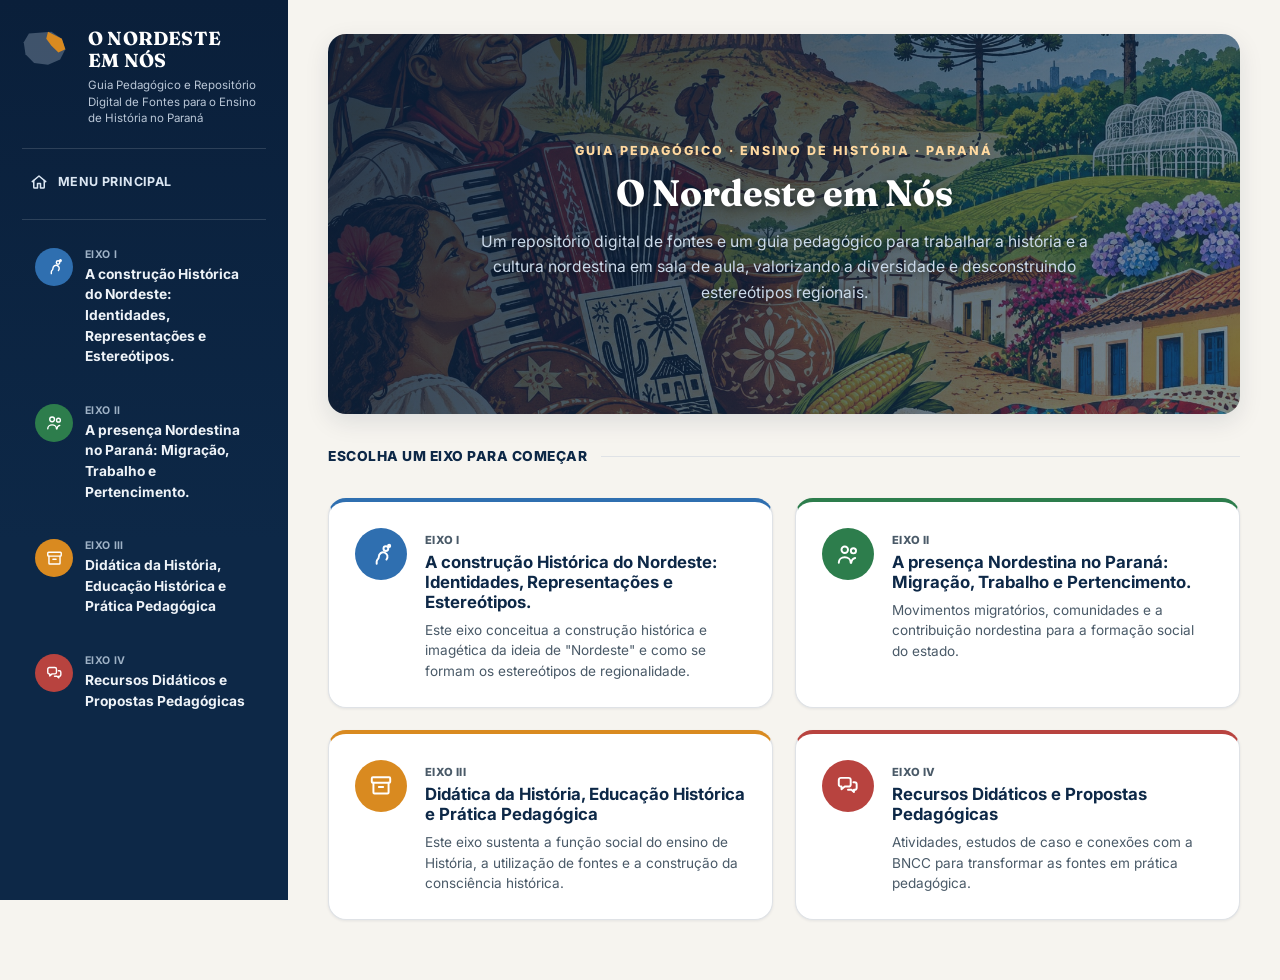
<file: index.html>
<!DOCTYPE html>
<html lang="pt-BR">
<head>
<meta charset="UTF-8">
<meta name="viewport" content="width=device-width, initial-scale=1.0">
<title>O Nordeste em Nós — Guia Pedagógico</title>
<meta name="description" content="Guia Pedagógico e Repositório Digital de Fontes para o Ensino de História no Paraná.">
<link rel="preconnect" href="https://fonts.googleapis.com">
<link href="https://fonts.googleapis.com/css2?family=Fraunces:wght@500;600;700&family=Inter:wght@400;500;600;700;800&display=swap" rel="stylesheet">
<link rel="stylesheet" href="styles.css">
</head>
<body>

<button class="sidebar-toggle" aria-label="Abrir menu de navegação" aria-expanded="false">
  <svg viewBox="0 0 24 24" fill="none" stroke="currentColor" stroke-width="2" stroke-linecap="round"><path d="M4 6h16"/><path d="M4 12h16"/><path d="M4 18h16"/></svg>
</button>
<div class="sidebar-backdrop"></div>

<div class="app">
  <aside class="sidebar">
    <div class="brand">
      <svg class="brand-map" viewBox="0 0 60 46" xmlns="http://www.w3.org/2000/svg" aria-hidden="true">
        <path d="M8 4 L34 2 L46 10 L50 22 L44 34 L30 40 L14 38 L4 28 L2 14 Z" fill="#8ea0b3" opacity="0.4"/>
        <path d="M30 2 L46 10 L50 22 L42 26 L34 18 L28 10 Z" fill="#d98a20"/>
      </svg>
      <div>
        <h1>O NORDESTE<br>EM NÓS</h1>
        <p>Guia Pedagógico e Repositório Digital de Fontes para o Ensino de História no Paraná</p>
      </div>
    </div>
    <hr>
    <a class="menu-link is-active" href="index.html">
      <svg viewBox="0 0 24 24" fill="none" stroke="currentColor" stroke-width="2" stroke-linecap="round" stroke-linejoin="round"><path d="M3 11.5 12 4l9 7.5"/><path d="M5 10v9a1 1 0 0 0 1 1h4v-6h4v6h4a1 1 0 0 0 1-1v-9"/></svg>
      MENU PRINCIPAL
    </a>
    <hr>
    <nav class="axis-nav" aria-label="Eixos do guia">
      <a class="axis-link" data-axis="1" href="eixo1.html">
        <span class="axis-icon"><svg viewBox="0 0 24 24" fill="none" stroke="currentColor" stroke-width="1.8" stroke-linecap="round" stroke-linejoin="round"><path d="M8 21v-2a3 3 0 0 1 1-2.2c.6-.6 1-1.4 1-2.3a4 4 0 1 1 7 2.6"/><circle cx="16.5" cy="7" r="2.2"/><circle cx="19.5" cy="4.5" r="1"/></svg></span>
        <span><span class="axis-label">EIXO I</span><span class="axis-title">A construção Histórica do Nordeste: Identidades, Representações e Estereótipos.</span></span>
      </a>
      <a class="axis-link" data-axis="2" href="eixo2.html">
        <span class="axis-icon"><svg viewBox="0 0 24 24" fill="none" stroke="currentColor" stroke-width="1.8" stroke-linecap="round" stroke-linejoin="round"><circle cx="9" cy="8" r="3"/><path d="M3.5 20c0-3 2.5-5 5.5-5s5.5 2 5.5 5"/><circle cx="17" cy="9" r="2.4"/><path d="M15 20c.2-2.2 1.7-3.8 3.6-4.3"/></svg></span>
        <span><span class="axis-label">EIXO II</span><span class="axis-title">A presença Nordestina no Paraná: Migração, Trabalho e Pertencimento.</span></span>
      </a>
      <a class="axis-link" data-axis="3" href="eixo3.html">
        <span class="axis-icon"><svg viewBox="0 0 24 24" fill="none" stroke="currentColor" stroke-width="1.8" stroke-linecap="round" stroke-linejoin="round"><rect x="3.5" y="4" width="17" height="5" rx="1"/><path d="M5 9v9a1 1 0 0 0 1 1h12a1 1 0 0 0 1-1V9"/><path d="M10 13h4"/></svg></span>
        <span><span class="axis-label">EIXO III</span><span class="axis-title">Didática da História, Educação Histórica e Prática Pedagógica</span></span>
      </a>
      <a class="axis-link" data-axis="4" href="eixo4.html">
        <span class="axis-icon"><svg viewBox="0 0 24 24" fill="none" stroke="currentColor" stroke-width="1.8" stroke-linecap="round" stroke-linejoin="round"><path d="M3.5 6.5A2 2 0 0 1 5.5 4.5h7A2 2 0 0 1 14.5 6.5v4A2 2 0 0 1 12.5 12.5H9l-3 2.5v-2.5h-.5A2 2 0 0 1 3.5 10.5z"/><path d="M17 8.5h1a2 2 0 0 1 2 2v3a2 2 0 0 1-2 2h-.5v2l-2.3-2H12"/></svg></span>
        <span><span class="axis-label">EIXO IV</span><span class="axis-title">Recursos Didáticos e Propostas Pedagógicas</span></span>
      </a>
    </nav>
  </aside>

  <main class="main">
    <section class="home-hero">
      <div class="eyebrow">GUIA PEDAGÓGICO · ENSINO DE HISTÓRIA · PARANÁ</div>
      <h2>O Nordeste em Nós</h2>
      <p>Um repositório digital de fontes e um guia pedagógico para trabalhar a história e a cultura nordestina em sala de aula, valorizando a diversidade e desconstruindo estereótipos regionais.</p>
    </section>

    <div class="section-heading" style="margin-top:34px;">
      <h3>ESCOLHA UM EIXO PARA COMEÇAR</h3>
      <div class="rule"></div>
    </div>

    <div class="home-grid">
      <a class="home-card" data-axis="1" href="eixo1.html">
        <span class="axis-icon" style="background:var(--eixo1);width:52px;height:52px;">
          <svg viewBox="0 0 24 24" fill="none" stroke="currentColor" stroke-width="1.8" stroke-linecap="round" stroke-linejoin="round" style="color:#fff;width:26px;height:26px;"><path d="M8 21v-2a3 3 0 0 1 1-2.2c.6-.6 1-1.4 1-2.3a4 4 0 1 1 7 2.6"/><circle cx="16.5" cy="7" r="2.2"/><circle cx="19.5" cy="4.5" r="1"/></svg>
        </span>
        <div class="home-card-body">
          <span>EIXO I</span>
          <h3>A construção Histórica do Nordeste: Identidades, Representações e Estereótipos.</h3>
          <p>Este eixo conceitua a construção histórica e imagética da ideia de "Nordeste" e como se formam os estereótipos de regionalidade.
          </p>
        </div>
      </a>
      <a class="home-card" data-axis="2" href="eixo2.html">
        <span class="axis-icon" style="background:var(--eixo2);width:52px;height:52px;">
          <svg viewBox="0 0 24 24" fill="none" stroke="currentColor" stroke-width="1.8" stroke-linecap="round" stroke-linejoin="round" style="color:#fff;width:26px;height:26px;"><circle cx="9" cy="8" r="3"/><path d="M3.5 20c0-3 2.5-5 5.5-5s5.5 2 5.5 5"/><circle cx="17" cy="9" r="2.4"/><path d="M15 20c.2-2.2 1.7-3.8 3.6-4.3"/></svg>
        </span>
        <div class="home-card-body">
          <span>EIXO II</span>
          <h3>A presença Nordestina no Paraná: Migração, Trabalho e Pertencimento.</h3>
          <p>Movimentos migratórios, comunidades e a contribuição nordestina para a formação social do estado.</p>
        </div>
      </a>
      <a class="home-card" data-axis="3" href="eixo3.html">
        <span class="axis-icon" style="background:var(--eixo3);width:52px;height:52px;">
          <svg viewBox="0 0 24 24" fill="none" stroke="currentColor" stroke-width="1.8" stroke-linecap="round" stroke-linejoin="round" style="color:#fff;width:26px;height:26px;"><rect x="3.5" y="4" width="17" height="5" rx="1"/><path d="M5 9v9a1 1 0 0 0 1 1h12a1 1 0 0 0 1-1V9"/><path d="M10 13h4"/></svg>
        </span>
        <div class="home-card-body">
          <span>EIXO III</span>
          <h3>Didática da História, Educação Histórica e Prática Pedagógica </h3>
          <p>Este eixo sustenta a função social do ensino de História, a utilização de fontes e a construção da consciência histórica. </p>
        </div>
      </a>
      <a class="home-card" data-axis="4" href="eixo4.html">
        <span class="axis-icon" style="background:var(--eixo4);width:52px;height:52px;">
          <svg viewBox="0 0 24 24" fill="none" stroke="currentColor" stroke-width="1.8" stroke-linecap="round" stroke-linejoin="round" style="color:#fff;width:26px;height:26px;"><path d="M3.5 6.5A2 2 0 0 1 5.5 4.5h7A2 2 0 0 1 14.5 6.5v4A2 2 0 0 1 12.5 12.5H9l-3 2.5v-2.5h-.5A2 2 0 0 1 3.5 10.5z"/><path d="M17 8.5h1a2 2 0 0 1 2 2v3a2 2 0 0 1-2 2h-.5v2l-2.3-2H12"/></svg>
        </span>
        <div class="home-card-body">
          <span>EIXO IV</span>
          <h3>Recursos Didáticos e Propostas Pedagógicas</h3>
          <p>Atividades, estudos de caso e conexões com a BNCC para transformar as fontes em prática pedagógica.</p>
        </div>
      </a>
    </div>
  </main>
</div>

<script src="script.js"></script>
</body>
</html>
</file>
<file: styles.css>
/* =========================================================
   O NORDESTE EM NÓS — Guia Pedagógico
   Design tokens
   ========================================================= */
:root{
  --navy-950:#0a1f3a;
  --navy-900:#0d2847;
  --navy-800:#153a63;
  --navy-700:#1d4d7d;
  --paper:#f6f4ef;
  --paper-2:#ffffff;
  --ink:#132433;
  --ink-soft:#4a5a68;
  --line:#dfe2e6;

  --eixo1:#2f6fb0;   /* azul  - construção histórica */
  --eixo1-bg:#eaf2fb;
  --eixo2:#2d7d4c;   /* verde - presença nordestina */
  --eixo2-bg:#e9f6ee;
  --eixo3:#d98a20;   /* âmbar - repositório digital */
  --eixo3-bg:#fdf1df;
  --eixo4:#b8433f;   /* terracota - diálogos em sala */
  --eixo4-bg:#fbeae9;

  --fund-bg:#fdf6e3;
  --fund-line:#f0dfa8;

  --radius-lg:18px;
  --radius-md:12px;
  --radius-sm:8px;
  --shadow-sm:0 1px 3px rgba(10,31,58,.08);
  --shadow-md:0 8px 24px rgba(10,31,58,.10);

  --font-display:'Fraunces', 'Georgia', serif;
  --font-sans:'Inter', system-ui, sans-serif;

  --sidebar-w:288px;
}

*,*::before,*::after{box-sizing:border-box;}
html{scroll-behavior:smooth;}
body{
  margin:0;
  font-family:var(--font-sans);
  color:var(--ink);
  background:var(--paper);
  -webkit-font-smoothing:antialiased;
}
img{max-width:100%;display:block;}
a{color:inherit;text-decoration:none;}
button{font:inherit;cursor:pointer;}
ul{margin:0;padding:0;list-style:none;}

.visually-hidden{
  position:absolute!important;width:1px;height:1px;overflow:hidden;
  clip:rect(0 0 0 0);white-space:nowrap;
}

/* focus visibility */
a:focus-visible, button:focus-visible{
  outline:3px solid #ffd166;
  outline-offset:2px;
  border-radius:4px;
}

/* =========================================================
   LAYOUT SHELL
   ========================================================= */
.app{
  display:flex;
  min-height:100vh;
}

/* ---------- SIDEBAR ---------- */
.sidebar{
  width:var(--sidebar-w);
  flex-shrink:0;
  background:linear-gradient(180deg,var(--navy-950),var(--navy-900) 60%);
  color:#fff;
  padding:28px 22px 26px;
  position:fixed;
  top:0;left:0;bottom:0;
  overflow-y:auto;
  z-index:40;
  transition:transform .25s ease;
}
.brand{
  display:flex;
  gap:14px;
  align-items:flex-start;
  margin-bottom:22px;
}
.brand-map{
  width:52px;height:40px;flex-shrink:0;margin-top:2px;
}
.brand h1{
  font-family:var(--font-display);
  font-size:1.18rem;
  line-height:1.15;
  margin:0 0 6px;
  letter-spacing:.2px;
}
.brand p{
  margin:0;
  font-size:.72rem;
  line-height:1.4;
  color:#b9c6d6;
}
.sidebar hr{
  border:none;
  border-top:1px solid rgba(255,255,255,.14);
  margin:18px 0 14px;
}
.menu-link{
  display:flex;
  align-items:center;
  gap:10px;
  padding:10px 8px;
  font-size:.78rem;
  font-weight:700;
  letter-spacing:.4px;
  color:#dbe6f2;
  border-radius:var(--radius-sm);
  margin-bottom:6px;
}
.menu-link:hover{background:rgba(255,255,255,.06);}
.menu-link svg{width:18px;height:18px;flex-shrink:0;}

.axis-nav{
  display:flex;
  flex-direction:column;
  gap:10px;
  margin-top:6px;
}
.axis-link{
  display:flex;
  align-items:flex-start;
  gap:12px;
  padding:13px 12px;
  border-radius:var(--radius-md);
  border:1px solid transparent;
  transition:background .15s ease, border-color .15s ease;
}
.axis-link:hover{background:rgba(255,255,255,.06);}
.axis-icon{
  width:38px;height:38px;
  border-radius:50%;
  flex-shrink:0;
  display:flex;align-items:center;justify-content:center;
  background:rgba(255,255,255,.10);
}
.axis-icon svg{width:19px;height:19px;}
.axis-label{
  font-size:.66rem;
  font-weight:700;
  letter-spacing:.3px;
  color:#9fb2c6;
  display:block;
  margin-bottom:2px;
}
.axis-title{
  font-size:.86rem;
  font-weight:700;
  line-height:1.28;
  color:#eef3f8;
}
.axis-link.is-active{
  background:rgba(255,255,255,.14);
  border-color:rgba(255,255,255,.18);
}
.axis-link.is-active .axis-label{color:#cfe0f2;}
.axis-link[data-axis="1"] .axis-icon{background:var(--eixo1);}
.axis-link[data-axis="2"] .axis-icon{background:var(--eixo2);}
.axis-link[data-axis="3"] .axis-icon{background:var(--eixo3);}
.axis-link[data-axis="4"] .axis-icon{background:var(--eixo4);}

.sidebar-toggle{
  display:none;
  position:fixed;
  top:14px;left:14px;
  z-index:60;
  width:42px;height:42px;
  border-radius:50%;
  border:none;
  background:var(--navy-900);
  color:#fff;
  align-items:center;justify-content:center;
  box-shadow:var(--shadow-md);
}
.sidebar-toggle svg{width:20px;height:20px;}
.sidebar-backdrop{
  display:none;
  position:fixed;inset:0;
  background:rgba(10,20,35,.45);
  z-index:35;
}

/* ---------- MAIN ---------- */
.main{
  margin-left:var(--sidebar-w);
  flex:1;
  min-width:0;
  padding:34px 40px 60px;
  max-width:1440px;
}
.page-kicker{
  font-family:var(--font-sans);
  font-weight:800;
  font-size:1.02rem;
  letter-spacing:.3px;
  text-align:center;
  color:var(--navy-900);
  margin:4px 0 22px;
}

/* =========================================================
   HERO BANNER (per-axis)
   ========================================================= */
.axis-hero{
  border-radius:var(--radius-lg);
  background:linear-gradient(120deg,var(--navy-950) 0%, var(--navy-800) 100%);
  color:#fff;
  padding:30px 34px;
  display:grid;
  grid-template-columns:auto 1fr auto;
  align-items:center;
  gap:26px;
  overflow:hidden;
  position:relative;
  box-shadow:var(--shadow-md);
}
.hero-emblem{
  width:76px;height:76px;
  border-radius:50%;
  background:#fff;
  display:flex;align-items:center;justify-content:center;
  flex-shrink:0;
}
.hero-emblem svg{width:38px;height:38px;}
.hero-text .badge{
  display:inline-block;
  background:var(--axis-color, var(--eixo1));
  color:#fff;
  font-size:.72rem;
  font-weight:800;
  letter-spacing:.6px;
  padding:5px 14px;
  border-radius:999px;
  margin-bottom:10px;
}
.hero-text h2{
  font-family:var(--font-display);
  font-size:1.7rem;
  line-height:1.28;
  margin:0;
  font-weight:600;
}
.hero-text h2 strong{
  display:block;
  font-weight:700;
}
.hero-art{
  width:220px;
  align-self:stretch;
  opacity:.9;
}
.hero-art svg{width:100%;height:100%;}

/* =========================================================
   INFO BOXES (objetivo / fundamentação)
   ========================================================= */
.info-grid{
  display:grid;
  grid-template-columns:1fr 1fr;
  gap:20px;
  margin:22px 0;
}
.info-box{
  border-radius:var(--radius-lg);
  padding:22px 24px;
  border:1px solid var(--line);
  display:flex;
  gap:16px;
}
.info-box.objetivo{
  background:var(--axis-bg,var(--eixo1-bg));
  border-color:color-mix(in srgb, var(--axis-color,var(--eixo1)) 30%, white);
}
.info-box.fundamentacao{
  background:var(--fund-bg);
  border-color:var(--fund-line);
}
.info-box-icon{
  width:44px;height:44px;
  border-radius:50%;
  flex-shrink:0;
  display:flex;align-items:center;justify-content:center;
  color:#fff;
}
.info-box.objetivo .info-box-icon{background:var(--axis-color,var(--eixo1));}
.info-box.fundamentacao .info-box-icon{background:#d9a441;}
.info-box-icon svg{width:22px;height:22px;}
.info-box h3{
  margin:2px 0 8px;
  font-size:.92rem;
  font-weight:800;
  letter-spacing:.3px;
  color:var(--navy-900);
}
.info-box.fundamentacao h3{color:#8a5b12;}
.info-box p{
  margin:0;
  font-size:.9rem;
  line-height:1.55;
  color:var(--ink-soft);
}
.info-box ul{
  display:flex;
  flex-direction:column;
  gap:6px;
}
.info-box ul li{
  font-size:.86rem;
  line-height:1.45;
  color:var(--ink-soft);
  padding-left:14px;
  position:relative;
}
.info-box ul li::before{
  content:"";
  position:absolute;left:0;top:.55em;
  width:5px;height:5px;border-radius:50%;
  background:#c9962f;
}
.provisional-tag{
  display:inline-block;
  margin-top:10px;
  font-size:.7rem;
  font-weight:700;
  letter-spacing:.3px;
  color:#8a5b12;
  background:#fff3d1;
  border:1px dashed #e2bb63;
  padding:3px 9px;
  border-radius:999px;
}

/* =========================================================
   NAVEGAÇÃO DO EIXO — cards
   ========================================================= */
.section-heading{
  display:flex;
  align-items:center;
  gap:14px;
  margin:32px 0 16px;
}
.section-heading h3{
  font-size:.86rem;
  font-weight:800;
  letter-spacing:.5px;
  color:var(--navy-900);
  white-space:nowrap;
  margin:0;
}
.section-heading .rule{
  height:1px;
  flex:1;
  background:var(--line);
}

.card-grid{
  display:grid;
  grid-template-columns:repeat(5,1fr);
  gap:16px;
}
.nav-card{
  background:var(--paper-2);
  border:2px solid var(--card-color,var(--eixo1));
  border-radius:var(--radius-md);
  overflow:hidden;
  display:flex;
  flex-direction:column;
  box-shadow:var(--shadow-sm);
}
.nav-card-head{
  display:flex;
  align-items:center;
  gap:8px;
  padding:12px 14px;
}
.nav-card-num{
  width:24px;height:24px;
  border-radius:50%;
  background:var(--card-color,var(--eixo1));
  color:#fff;
  font-size:.72rem;
  font-weight:800;
  display:flex;align-items:center;justify-content:center;
  flex-shrink:0;
}
.nav-card-head h4{
  margin:0;
  font-size:.78rem;
  font-weight:800;
  line-height:1.25;
  color:var(--navy-900);
}
.nav-card-media{
  height:260px;
  background:var(--card-bg,var(--eixo1-bg));
  display:flex;
  align-items:center;
  justify-content:center;
  padding: 12px;
  overflow: hidden;
}

.nav-card-media img {
  height: 100%;
  width: auto;
  max-width: 100%;
  object-fit: contain;
  display: block;
  border-radius: 4px;
  box-shadow: 0 4px 12px rgba(0, 0, 0, 0.25);  /* dá efeito de livro "em destaque" */
}

.nav-card-media svg{width:56%;height:56%;color:var(--card-color,var(--eixo1));opacity:.85;}
.nav-card-body{
  padding:12px 14px 16px;
  display:flex;
  flex-direction:column;
  gap:12px;
  flex:1;
}
.nav-card-body p{
  margin:0;
  font-size:.78rem;
  line-height:1.5;
  color:var(--ink-soft);
  flex:1;
}
.btn-acessar{
  align-self:flex-start;
  display:inline-flex;
  align-items:center;
  gap:6px;
  border:1.5px solid var(--card-color,var(--eixo1));
  color:var(--card-color,var(--eixo1));
  background:transparent;
  font-size:.72rem;
  font-weight:800;
  letter-spacing:.4px;
  padding:7px 14px;
  border-radius:999px;
  transition:background .15s ease, color .15s ease;
}
.btn-acessar:hover{background:var(--card-color,var(--eixo1));color:#fff;}
.btn-acessar svg{width:13px;height:13px;}

/* =========================================================
   RECURSOS / FOOTER BAR
   ========================================================= */
.resources-bar{
  margin-top:34px;
  background:var(--paper-2);
  border:1px solid var(--line);
  border-radius:var(--radius-lg);
  padding:22px 26px;
  display:grid;
  grid-template-columns:1fr auto;
  gap:24px;
  align-items:center;
}
.resources-bar h3{
  grid-column:1/-1;
  margin:0 0 14px;
  font-size:.86rem;
  font-weight:800;
  letter-spacing:.4px;
  color:var(--navy-900);
}
.resources-icons{
  display:flex;
  flex-wrap:wrap;
  gap:26px;
}
.resource-item{
  display:flex;
  flex-direction:column;
  align-items:center;
  gap:6px;
  color:var(--navy-800);
  min-width:64px;
}
.resource-item svg{width:26px;height:26px;}
.resource-item span{
  font-size:.64rem;
  font-weight:700;
  letter-spacing:.2px;
  color:var(--ink-soft);
}
.qr-box{
  display:flex;
  align-items:center;
  gap:14px;
  background:#eef1f5;
  border-radius:var(--radius-md);
  padding:14px 18px;
}
.qr-box img, .qr-box .qr-placeholder{
  width:64px;height:64px;
  border-radius:6px;
  background:#fff;
  border:1px solid var(--line);
}
.qr-box p{
  margin:0;
  font-size:.72rem;
  font-weight:700;
  line-height:1.4;
  color:var(--navy-800);
  max-width:190px;
}

/* =========================================================
   HOME / MENU PRINCIPAL PAGE
   ========================================================= */
.home-hero{
  position:relative;
  border-radius:var(--radius-lg);
  color:#fff;
  padding:72px 40px;
  min-height:380px;
  display:flex;
  flex-direction:column;
  justify-content:center;
  text-align:center;
  margin-bottom:8px;
  overflow:hidden;
  box-shadow:var(--shadow-md);

  /* camada azul-marinho por cima da imagem, na paleta do guia */
  background-image:
    linear-gradient(120deg, rgba(10,31,58,.88) 0%, rgba(13,40,71,.72) 50%, rgba(21,58,99,.55) 100%),
    url("imagens/o-nordeste-em-nos.jpg.jpeg");
  background-size:cover;
  background-position:center;
  background-repeat:no-repeat;
}
.home-hero .eyebrow{
  font-size:.78rem;
  font-weight:800;
  letter-spacing:2px;
  color:#ffd9a0;
  margin-bottom:12px;
}
.home-hero h2{
  font-family:var(--font-display);
  font-size:2.3rem;
  margin:0 0 14px;
  text-shadow:0 2px 10px rgba(0,0,0,.45);
}
.home-hero p{
  max-width:620px;
  margin:0 auto;
  color:#f1f5fa;
  font-size:.98rem;
  line-height:1.6;
  text-shadow:0 1px 6px rgba(0,0,0,.5);
}

@media (max-width:640px){
  .home-hero{
    padding:48px 22px;
    min-height:320px;
  }
  .home-hero h2{font-size:1.8rem;}
}
.home-hero p{
  max-width:620px;
  margin:0 auto;
  color:#cbdaea;
  font-size:.98rem;
  line-height:1.6;
}
.home-grid{
  display:grid;
  grid-template-columns:repeat(2,1fr);
  gap:22px;
  margin-top:34px;
}
.home-card{
  border-radius:var(--radius-lg);
  border:1px solid var(--line);
  background:var(--paper-2);
  padding:26px;
  display:flex;
  gap:18px;
  box-shadow:var(--shadow-sm);
  transition:transform .15s ease, box-shadow .15s ease;
}
.home-card:hover{transform:translateY(-3px);box-shadow:var(--shadow-md);}
.home-card .axis-icon{width:52px;height:52px;}
.home-card .axis-icon svg{width:26px;height:26px;}
.home-card-body span{
  font-size:.7rem;
  font-weight:800;
  letter-spacing:.4px;
  color:var(--ink-soft);
}
.home-card-body h3{
  margin:4px 0 8px;
  font-size:1.05rem;
  color:var(--navy-900);
}
.home-card-body p{
  margin:0;
  font-size:.85rem;
  line-height:1.5;
  color:var(--ink-soft);
}
.home-card[data-axis="1"]{border-top:4px solid var(--eixo1);}
.home-card[data-axis="2"]{border-top:4px solid var(--eixo2);}
.home-card[data-axis="3"]{border-top:4px solid var(--eixo3);}
.home-card[data-axis="4"]{border-top:4px solid var(--eixo4);}

.slideshow {
  position: relative;
  height: 260px;               /* ajuste ao seu layout */
  overflow: hidden;
  background: var(--card-bg);
}

.slideshow .slide {
  position: absolute;
  inset: 0;
  width: 100%;
  height: 100%;
  object-fit: contain;         /* use "cover" se quiser preencher cortando as bordas */
  padding: 12px;
  box-sizing: border-box;
  opacity: 0;
  transition: opacity .8s ease;
}

.slideshow .slide.is-active {
  opacity: 1;
}

.slideshow .slide {
  cursor: zoom-in;
}

.slide-dots {
  position: absolute;
  bottom: 8px;
  left: 0;
  right: 0;
  display: flex;
  justify-content: center;
  gap: 6px;
}

.slide-dots span {
  width: 8px;
  height: 8px;
  border-radius: 50%;
  background: rgba(255, 255, 255, .6);
  box-shadow: 0 0 2px rgba(0, 0, 0, .5);
  cursor: pointer;
}

.slide-dots span.is-active {
  background: var(--card-color);
}

@media (prefers-reduced-motion: reduce) {
  .slideshow .slide { transition: none; }
}

/* =========================================================
   RESPONSIVE
   ========================================================= */
@media (max-width:1180px){
  .card-grid{grid-template-columns:repeat(3,1fr);}
  .info-grid{grid-template-columns:1fr;}
}
@media (max-width:980px){
  .sidebar-toggle{display:flex;}
  .sidebar{transform:translateX(-100%);}
  .sidebar.is-open{transform:translateX(0);}
  .sidebar-backdrop.is-open{display:block;}
  .main{margin-left:0;padding:80px 22px 50px;}
  .home-grid{grid-template-columns:1fr;}
  .axis-hero{grid-template-columns:auto 1fr;}
  .hero-art{display:none;}
}
@media (max-width:640px){
  .card-grid{grid-template-columns:repeat(2,1fr);}
  .resources-bar{grid-template-columns:1fr;}
}
@media (max-width:420px){
  .card-grid{grid-template-columns:1fr;}
  .axis-hero{grid-template-columns:1fr;text-align:center;}
  .hero-emblem{margin:0 auto;}
}

@media (prefers-reduced-motion:reduce){
  *{transition:none!important; scroll-behavior:auto!important;}
}

/* =========================================================
   LIGHTBOX (zoom das imagens do carrossel)
   ========================================================= */
/* =========================================================
   LIGHTBOX (zoom das imagens do carrossel)
   ========================================================= */
#lightbox{
  border:none;
  padding:0;
  background:transparent;
  max-width:95vw;
  max-height:95vh;
  overflow:visible;
}
#lightbox::backdrop{background:rgba(0,0,0,.85);}
#lightbox img{
  display:block;
  max-width:95vw;
  max-height:88vh;
  object-fit:contain;
  border-radius:4px;
}

/* botão de fechar */
.lb-close{
  position:absolute;
  top:-40px;
  right:0;
  background:none;
  border:none;
  color:#fff;
  font-size:2.2rem;
  line-height:1;
  cursor:pointer;
}

/* setas de navegação */
.lb-nav{
  position:fixed;
  top:50%;
  transform:translateY(-50%);
  width:48px;
  height:48px;
  border-radius:50%;
  border:none;
  background:rgba(255,255,255,.16);
  color:#fff;
  font-size:2rem;
  line-height:1;
  display:flex;
  align-items:center;
  justify-content:center;
  cursor:pointer;
  transition:background .15s ease;
}
.lb-nav:hover{background:rgba(255,255,255,.32);}
.lb-nav[hidden]{display:none;}
.lb-prev{left:16px;}
.lb-next{right:16px;}

/* contador (ex.: 2 / 5) */
.lb-counter{
  position:fixed;
  bottom:16px;
  left:0;
  right:0;
  text-align:center;
  color:#fff;
  font-size:.85rem;
  font-weight:700;
  text-shadow:0 1px 4px rgba(0,0,0,.6);
  pointer-events:none;
}

@media (max-width:640px){
  .lb-nav{width:40px;height:40px;font-size:1.6rem;}
  .lb-prev{left:6px;}
  .lb-next{right:6px;}
}
</file>
